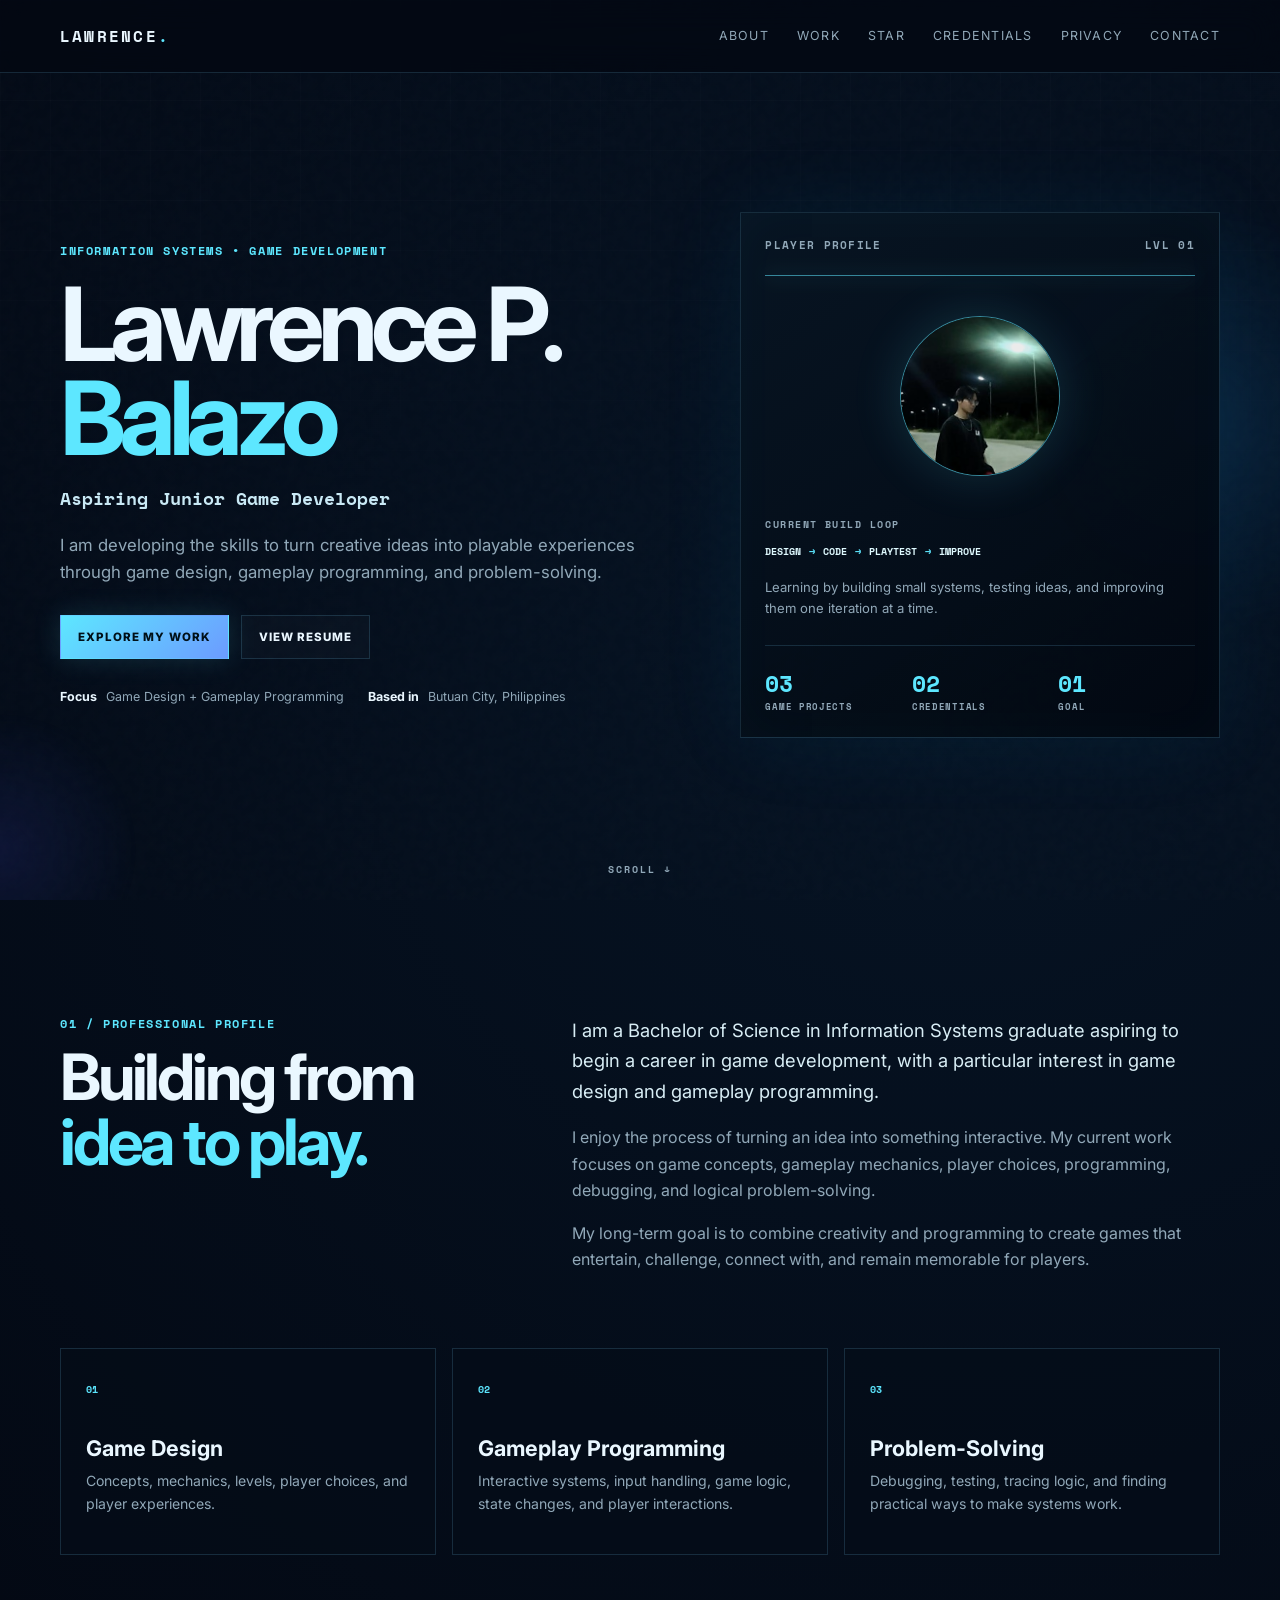
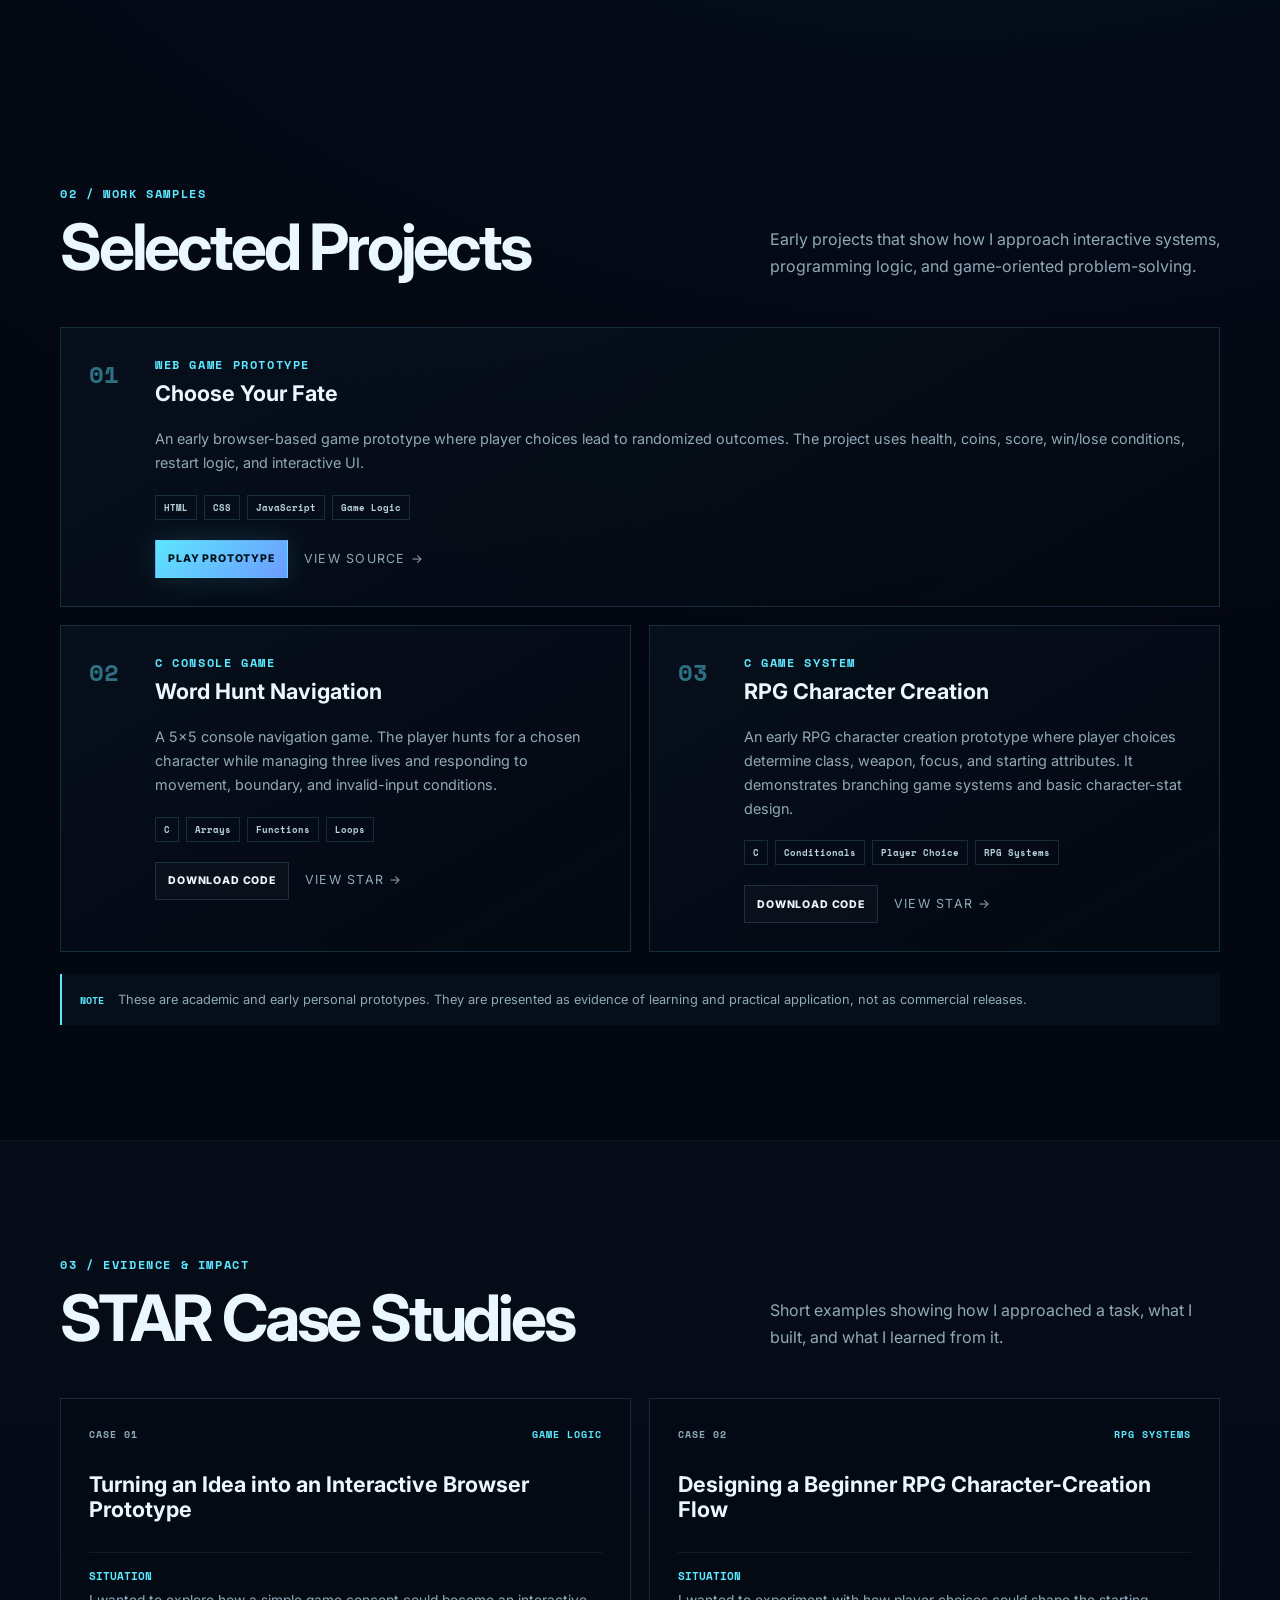
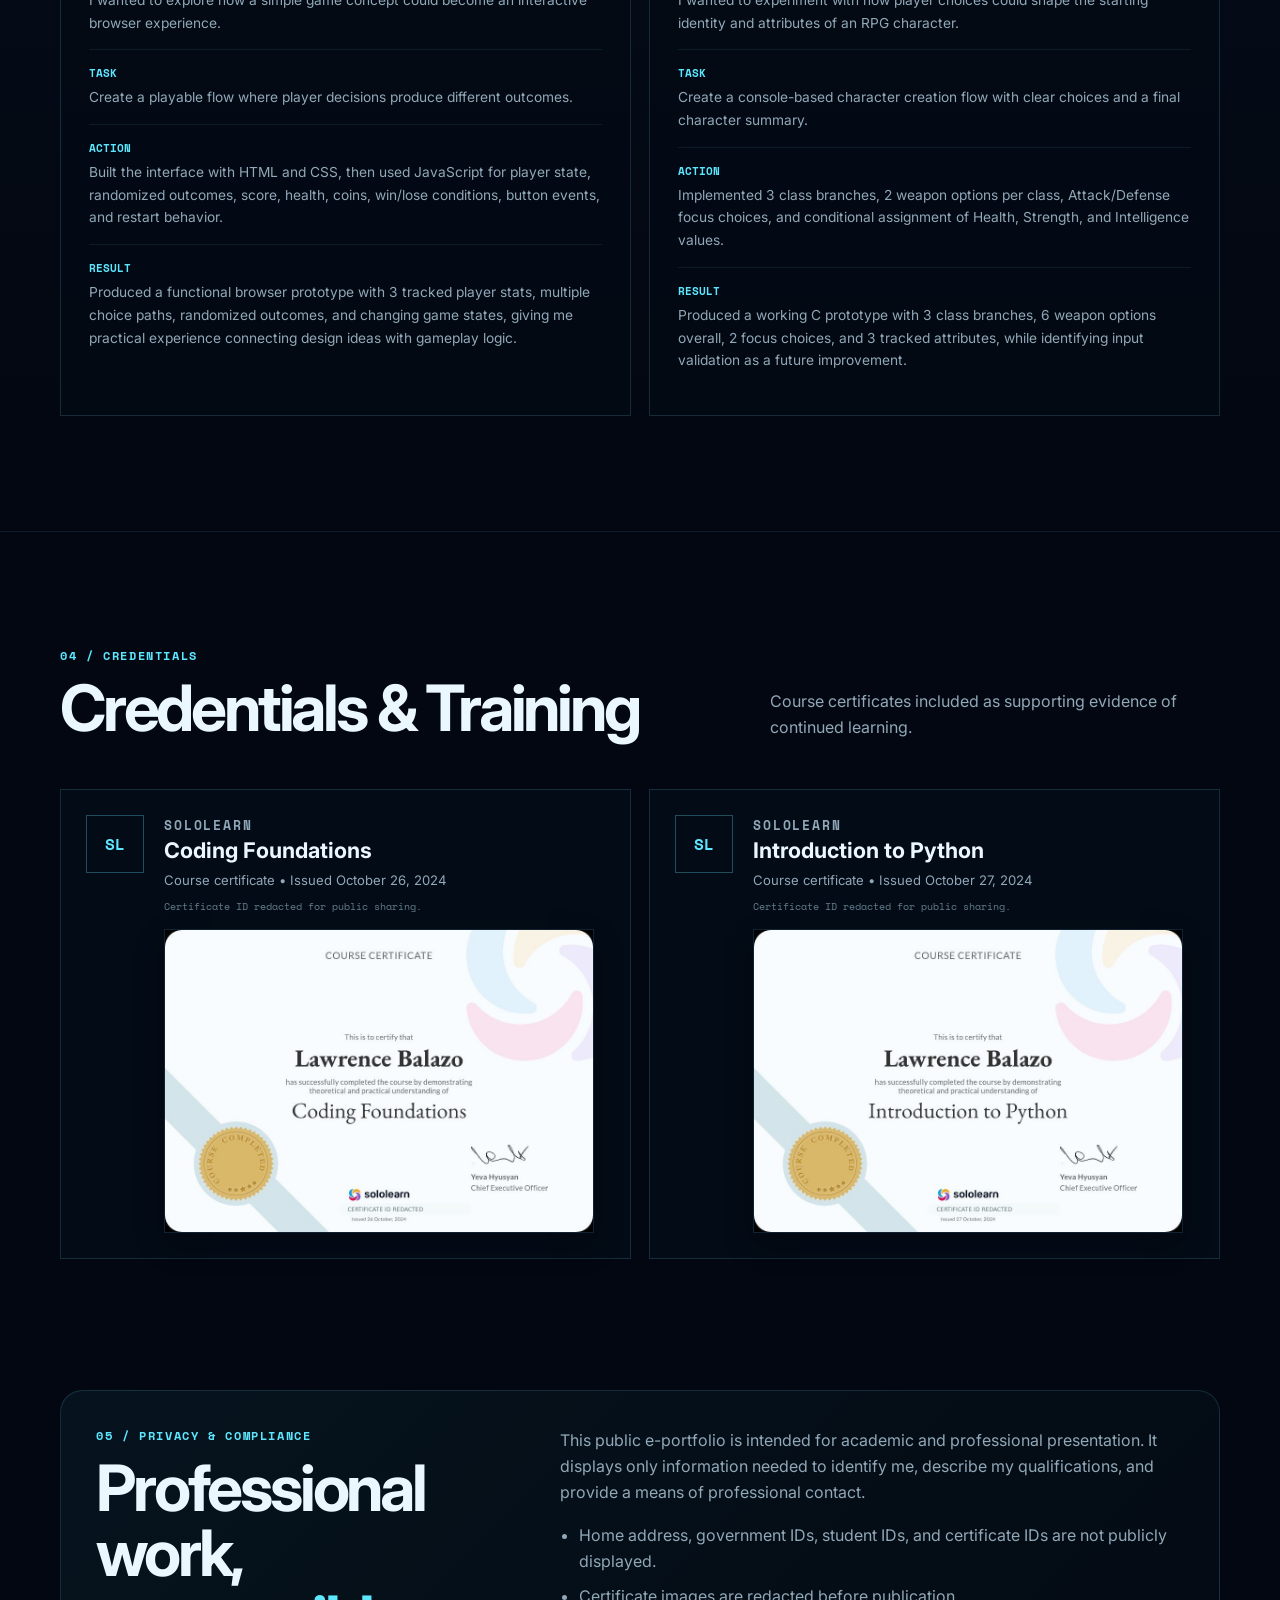
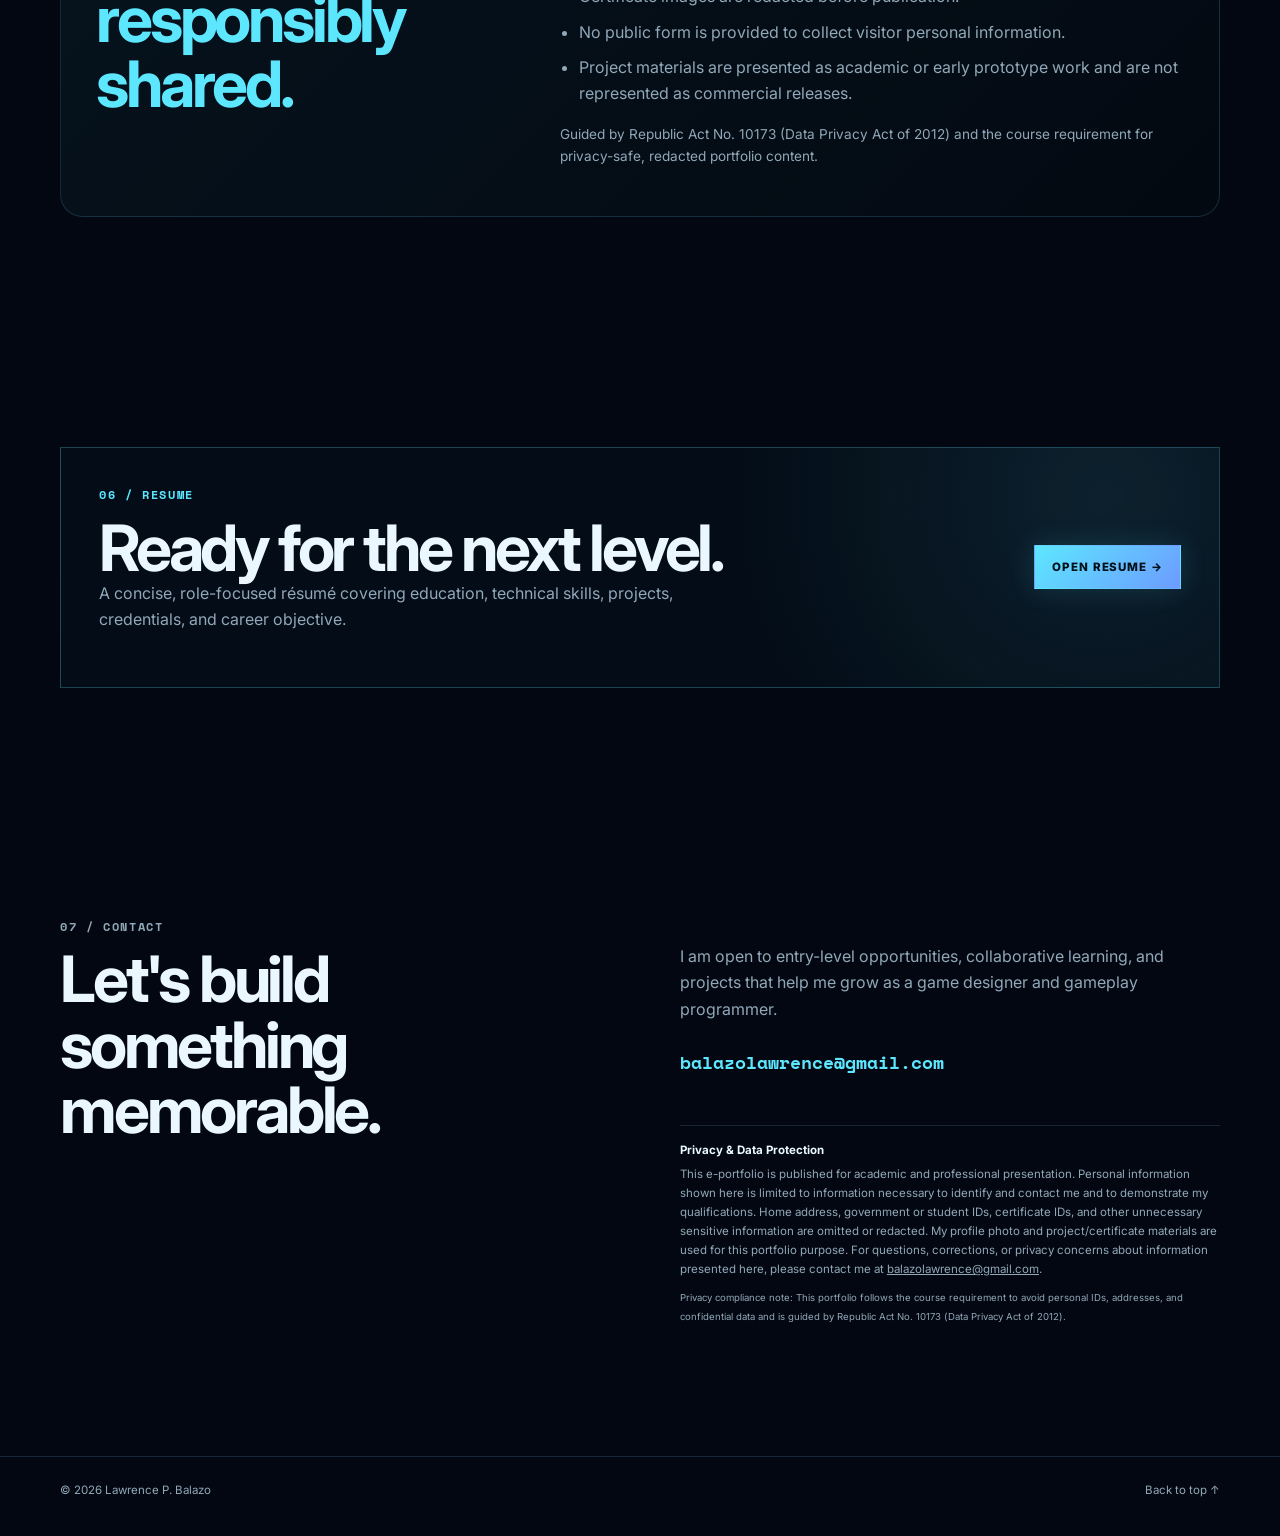
<file: index.html>
<!DOCTYPE html>
<html lang="en">
<head>
  <meta charset="UTF-8">
  <meta name="viewport" content="width=device-width, initial-scale=1.0">
  <meta name="description" content="Lawrence P. Balazo — aspiring Junior Game Developer portfolio focused on game design and gameplay programming.">
  <title>Lawrence P. Balazo | Game Developer Portfolio</title>
  <link rel="stylesheet" href="style.css">
</head>
<body>
  <div class="noise" aria-hidden="true"></div>
  <header class="site-header">
    <nav class="nav container" aria-label="Primary navigation">
      <a class="brand" href="#home" aria-label="Lawrence Balazo home">LAWRENCE<span>.</span></a>
      <button class="menu-toggle" type="button" aria-expanded="false" aria-controls="nav-links">MENU</button>
      <div id="nav-links" class="nav-links">
        <a href="#about">About</a>
        <a href="#projects">Work</a>
        <a href="#case-studies">STAR</a>
        <a href="#credentials">Credentials</a>
        <a href="#privacy">Privacy</a>
        <a href="#contact">Contact</a>
      </div>
    </nav>
  </header>

  <main>
    <section id="home" class="hero">
      <div class="abyss-orb orb-one" aria-hidden="true"></div>
      <div class="abyss-orb orb-two" aria-hidden="true"></div>
      <div class="container hero-grid">
        <div class="hero-copy-wrap reveal">
          <p class="eyebrow">INFORMATION SYSTEMS • GAME DEVELOPMENT</p>
          <h1>Lawrence P.<br><span>Balazo</span></h1>
          <p class="hero-role">Aspiring Junior Game Developer</p>
          <p class="hero-copy">I am developing the skills to turn creative ideas into playable experiences through game design, gameplay programming, and problem-solving.</p>
          <div class="hero-actions">
            <a class="button primary" href="#projects">Explore My Work</a>
            <a class="button secondary" href="resume.html">View Resume</a>
          </div>
          <div class="hero-meta">
            <span><b>Focus</b> Game Design + Gameplay Programming</span>
            <span><b>Based in</b> Butuan City, Philippines</span>
          </div>
        </div>

        <aside class="hero-panel reveal" aria-label="Portfolio focus">
          <div class="panel-top"><span>PLAYER PROFILE</span><span>LVL 01</span></div>
          <div class="scanline" aria-hidden="true"></div>
          <div class="avatar-core photo-avatar"><img src="assets/lawrence-profile.jpg" alt="Lawrence P. Balazo standing outdoors at night" loading="eager"></div>
          <p class="panel-label">CURRENT BUILD LOOP</p>
          <div class="build-loop">
            <span>DESIGN</span><i>→</i><span>CODE</span><i>→</i><span>PLAYTEST</span><i>→</i><span>IMPROVE</span>
          </div>
          <p class="panel-note">Learning by building small systems, testing ideas, and improving them one iteration at a time.</p>
          <div class="stats"><div><strong>03</strong><small>GAME PROJECTS</small></div><div><strong>02</strong><small>CREDENTIALS</small></div><div><strong>01</strong><small>GOAL</small></div></div>
        </aside>
      </div>
      <a class="scroll-cue" href="#about" aria-label="Scroll to profile">SCROLL ↓</a>
    </section>

    <section id="about" class="section">
      <div class="container two-col reveal">
        <div>
          <p class="section-kicker">01 / PROFESSIONAL PROFILE</p>
          <h2>Building from<br><span>idea to play.</span></h2>
        </div>
        <div class="profile-text">
          <p>I am a Bachelor of Science in Information Systems graduate aspiring to begin a career in game development, with a particular interest in game design and gameplay programming.</p>
          <p>I enjoy the process of turning an idea into something interactive. My current work focuses on game concepts, gameplay mechanics, player choices, programming, debugging, and logical problem-solving.</p>
          <p>My long-term goal is to combine creativity and programming to create games that entertain, challenge, connect with, and remain memorable for players.</p>
        </div>
      </div>
      <div class="container skill-grid reveal">
        <article class="skill-card"><span>01</span><h3>Game Design</h3><p>Concepts, mechanics, levels, player choices, and player experiences.</p></article>
        <article class="skill-card"><span>02</span><h3>Gameplay Programming</h3><p>Interactive systems, input handling, game logic, state changes, and player interactions.</p></article>
        <article class="skill-card"><span>03</span><h3>Problem-Solving</h3><p>Debugging, testing, tracing logic, and finding practical ways to make systems work.</p></article>
      </div>
    </section>

    <section id="projects" class="section projects-section">
      <div class="container">
        <div class="section-heading reveal">
          <div><p class="section-kicker">02 / WORK SAMPLES</p><h2>Selected Projects</h2></div>
          <p>Early projects that show how I approach interactive systems, programming logic, and game-oriented problem-solving.</p>
        </div>

        <div class="project-grid">
          <article class="project-card featured reveal">
            <div class="project-number">01</div>
            <div class="project-content">
              <p class="project-type">WEB GAME PROTOTYPE</p>
              <h3>Choose Your Fate</h3>
              <p>An early browser-based game prototype where player choices lead to randomized outcomes. The project uses health, coins, score, win/lose conditions, restart logic, and interactive UI.</p>
              <div class="tag-row"><span>HTML</span><span>CSS</span><span>JavaScript</span><span>Game Logic</span></div>
              <div class="card-actions"><a class="button small primary" href="choose-your-fate.html">Play Prototype</a><a class="text-link" href="choose-your-fate-source.html">View Source →</a></div>
            </div>
          </article>

          <article class="project-card reveal">
            <div class="project-number">02</div>
            <div class="project-content">
              <p class="project-type">C CONSOLE GAME</p>
              <h3>Word Hunt Navigation</h3>
              <p>A 5×5 console navigation game. The player hunts for a chosen character while managing three lives and responding to movement, boundary, and invalid-input conditions.</p>
              <div class="tag-row"><span>C</span><span>Arrays</span><span>Functions</span><span>Loops</span></div>
              <div class="card-actions"><a class="button small secondary" href="word-hunt.c" download>Download Code</a><a class="text-link" href="#case-studies">View STAR →</a></div>
            </div>
          </article>

          <article class="project-card reveal">
            <div class="project-number">03</div>
            <div class="project-content">
              <p class="project-type">C GAME SYSTEM</p>
              <h3>RPG Character Creation</h3>
              <p>An early RPG character creation prototype where player choices determine class, weapon, focus, and starting attributes. It demonstrates branching game systems and basic character-stat design.</p>
              <div class="tag-row"><span>C</span><span>Conditionals</span><span>Player Choice</span><span>RPG Systems</span></div>
              <div class="card-actions"><a class="button small secondary" href="character-creation.c" download>Download Code</a><a class="text-link" href="#case-studies">View STAR →</a></div>
            </div>
          </article>
        </div>

        <div class="project-footnote reveal"><span>NOTE</span> These are academic and early personal prototypes. They are presented as evidence of learning and practical application, not as commercial releases.</div>
      </div>
    </section>

    <section id="case-studies" class="section alt">
      <div class="container">
        <div class="section-heading reveal"><div><p class="section-kicker">03 / EVIDENCE &amp; IMPACT</p><h2>STAR Case Studies</h2></div><p>Short examples showing how I approached a task, what I built, and what I learned from it.</p></div>
        <div class="case-grid">
          <article class="case-card reveal">
            <div class="case-top"><span>CASE 01</span><span>GAME LOGIC</span></div>
            <h3>Turning an Idea into an Interactive Browser Prototype</h3>
            <dl>
              <div><dt>Situation</dt><dd>I wanted to explore how a simple game concept could become an interactive browser experience.</dd></div>
              <div><dt>Task</dt><dd>Create a playable flow where player decisions produce different outcomes.</dd></div>
              <div><dt>Action</dt><dd>Built the interface with HTML and CSS, then used JavaScript for player state, randomized outcomes, score, health, coins, win/lose conditions, button events, and restart behavior.</dd></div>
              <div><dt>Result</dt><dd>Produced a functional browser prototype with 3 tracked player stats, multiple choice paths, randomized outcomes, and changing game states, giving me practical experience connecting design ideas with gameplay logic.</dd></div>
            </dl>
          </article>
          <article class="case-card reveal">
            <div class="case-top"><span>CASE 02</span><span>RPG SYSTEMS</span></div>
            <h3>Designing a Beginner RPG Character-Creation Flow</h3>
            <dl>
              <div><dt>Situation</dt><dd>I wanted to experiment with how player choices could shape the starting identity and attributes of an RPG character.</dd></div>
              <div><dt>Task</dt><dd>Create a console-based character creation flow with clear choices and a final character summary.</dd></div>
              <div><dt>Action</dt><dd>Implemented 3 class branches, 2 weapon options per class, Attack/Defense focus choices, and conditional assignment of Health, Strength, and Intelligence values.</dd></div>
              <div><dt>Result</dt><dd>Produced a working C prototype with 3 class branches, 6 weapon options overall, 2 focus choices, and 3 tracked attributes, while identifying input validation as a future improvement.</dd></div>
            </dl>
          </article>
        </div>
      </div>
    </section>

    <section id="credentials" class="section">
      <div class="container">
        <div class="section-heading reveal"><div><p class="section-kicker">04 / CREDENTIALS</p><h2>Credentials &amp; Training</h2></div><p>Course certificates included as supporting evidence of continued learning.</p></div>
        <div class="credential-grid">
          <article class="credential-card reveal">
            <div class="credential-mark">SL</div>
            <div class="credential-copy">
              <p class="credential-provider">SOLOLEARN</p>
              <h3>Coding Foundations</h3>
              <p>Course certificate • Issued October 26, 2024</p>
              <span class="redacted">Certificate ID redacted for public sharing.</span>
              <img class="credential-proof" src="assets/coding-foundations-redacted.jpg" alt="Redacted Sololearn Coding Foundations course certificate for Lawrence Balazo" loading="lazy">
            </div>
          </article>
          <article class="credential-card reveal">
            <div class="credential-mark">SL</div>
            <div class="credential-copy">
              <p class="credential-provider">SOLOLEARN</p>
              <h3>Introduction to Python</h3>
              <p>Course certificate • Issued October 27, 2024</p>
              <span class="redacted">Certificate ID redacted for public sharing.</span>
              <img class="credential-proof" src="assets/introduction-python-redacted.jpg" alt="Redacted Sololearn Introduction to Python course certificate for Lawrence Balazo" loading="lazy">
            </div>
          </article>
        </div>
      </div>
    </section>

    <section id="privacy" class="section privacy-section">
      <div class="container privacy-panel reveal">
        <div>
          <p class="section-kicker">05 / PRIVACY &amp; COMPLIANCE</p>
          <h2>Professional work,<br><span>responsibly shared.</span></h2>
        </div>
        <div class="privacy-copy">
          <p>This public e-portfolio is intended for academic and professional presentation. It displays only information needed to identify me, describe my qualifications, and provide a means of professional contact.</p>
          <ul>
            <li>Home address, government IDs, student IDs, and certificate IDs are not publicly displayed.</li>
            <li>Certificate images are redacted before publication.</li>
            <li>No public form is provided to collect visitor personal information.</li>
            <li>Project materials are presented as academic or early prototype work and are not represented as commercial releases.</li>
          </ul>
          <p class="privacy-reference">Guided by Republic Act No. 10173 (Data Privacy Act of 2012) and the course requirement for privacy-safe, redacted portfolio content.</p>
        </div>
      </div>
    </section>

    <section id="resume" class="section resume-cta-section">
      <div class="container resume-cta reveal">
        <div><p class="section-kicker">06 / RESUME</p><h2>Ready for the next level.</h2><p>A concise, role-focused résumé covering education, technical skills, projects, credentials, and career objective.</p></div>
        <a class="button primary" href="resume.html">Open Resume →</a>
      </div>
    </section>

    <section id="contact" class="section contact-section">
      <div class="container contact-grid reveal">
        <div><p class="section-kicker">07 / CONTACT</p><h2>Let's build something memorable.</h2></div>
        <div><p>I am open to entry-level opportunities, collaborative learning, and projects that help me grow as a game designer and gameplay programmer.</p><a class="contact-email" href="mailto:balazolawrence@gmail.com">balazolawrence@gmail.com</a><div class="privacy-note"><strong>Privacy &amp; Data Protection</strong><p>This e-portfolio is published for academic and professional presentation. Personal information shown here is limited to information necessary to identify and contact me and to demonstrate my qualifications. Home address, government or student IDs, certificate IDs, and other unnecessary sensitive information are omitted or redacted. My profile photo and project/certificate materials are used for this portfolio purpose. For questions, corrections, or privacy concerns about information presented here, please contact me at <a href="mailto:balazolawrence@gmail.com">balazolawrence@gmail.com</a>.</p><small>Privacy compliance note: This portfolio follows the course requirement to avoid personal IDs, addresses, and confidential data and is guided by Republic Act No. 10173 (Data Privacy Act of 2012).</small></div></div>
      </div>
    </section>
  </main>

  <footer class="footer"><div class="container footer-inner"><p>© 2026 Lawrence P. Balazo</p><a href="#home">Back to top ↑</a></div></footer>
  <script src="script.js"></script>
</body>
</html>
</file>
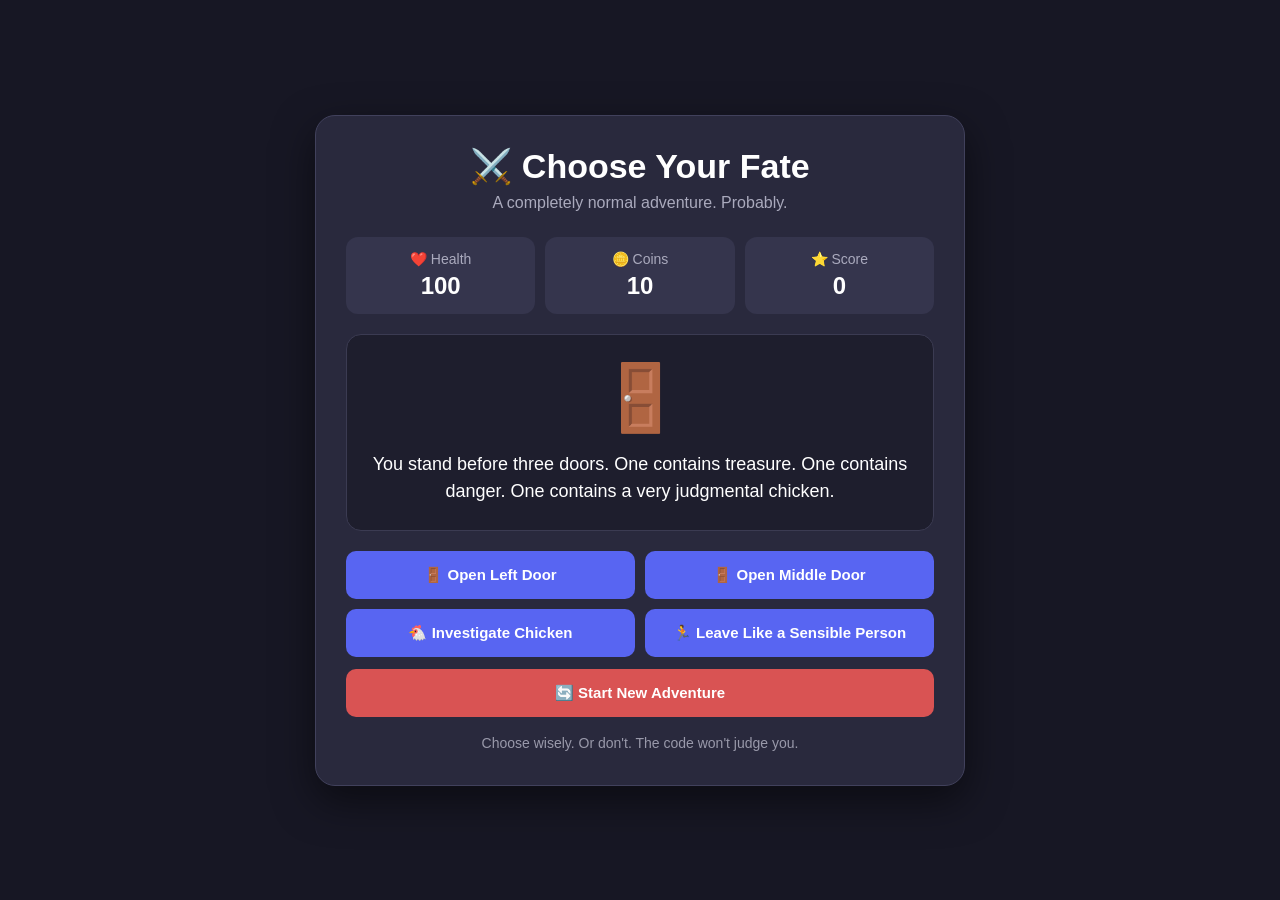
<file: choose-your-fate-source.html>
<!DOCTYPE html>
<html lang="en">

<head>
    <meta charset="UTF-8">
    <meta name="viewport" content="width=device-width, initial-scale=1.0">

    <title>Choose Your Fate</title>

    <style>

        /* =========================
           PAGE
        ========================= */

        * {
            box-sizing: border-box;
        }

        body {
            margin: 0;
            min-height: 100vh;

            font-family: Arial, sans-serif;

            display: flex;
            justify-content: center;
            align-items: center;

            background: #171724;
            color: white;
        }


        /* =========================
           GAME BOX
        ========================= */

        .game {
            width: 90%;
            max-width: 650px;

            padding: 30px;

            background: #29293d;

            border: 1px solid #41415c;

            border-radius: 20px;

            box-shadow: 0 15px 40px rgba(0, 0, 0, 0.5);

            text-align: center;
        }


        /* =========================
           TITLE
        ========================= */

        h1 {
            margin: 0 0 8px;

            font-size: 34px;
        }


        .subtitle {
            margin-top: 0;
            margin-bottom: 25px;

            color: #aaaabd;
        }


        /* =========================
           STATS
        ========================= */

        .stats {
            display: grid;

            grid-template-columns: repeat(3, 1fr);

            gap: 10px;

            margin-bottom: 20px;
        }


        .stat {
            padding: 14px;

            background: #35354d;

            border-radius: 12px;
        }


        .stat-label {
            color: #aaaabd;

            font-size: 14px;
        }


        .stat-value {
            margin-top: 5px;

            font-size: 24px;

            font-weight: bold;
        }


        /* =========================
           SCENE
        ========================= */

        .scene {
            padding: 25px;

            margin-bottom: 20px;

            background: #1e1e2d;

            border-radius: 15px;

            border: 1px solid #3b3b52;
        }


        #emoji {
            font-size: 65px;

            margin-bottom: 15px;
        }


        #message {
            font-size: 18px;

            line-height: 1.5;
        }


        /* =========================
           BUTTONS
        ========================= */

        .choices {
            display: grid;

            grid-template-columns: 1fr 1fr;

            gap: 10px;
        }


        button {
            padding: 15px;

            border: none;

            border-radius: 10px;

            background: #5865f2;

            color: white;

            font-size: 15px;

            font-weight: bold;

            cursor: pointer;

            transition: 0.2s;
        }


        button:hover {
            background: #6975f5;

            transform: translateY(-2px);
        }


        button:active {
            transform: translateY(0);
        }


        button:disabled {
            background: #555566;

            color: #999999;

            cursor: not-allowed;

            transform: none;
        }


        /* =========================
           RESET
        ========================= */

        .reset {
            width: 100%;

            margin-top: 12px;

            background: #d95353;
        }


        .reset:hover {
            background: #e56565;
        }


        /* =========================
           LOG
        ========================= */

        #log {
            margin-top: 18px;

            color: #9999aa;

            font-size: 14px;

            min-height: 20px;
        }


        /* =========================
           MOBILE
        ========================= */

        @media (max-width: 500px) {

            .game {
                width: 95%;

                padding: 20px;
            }

            .choices {
                grid-template-columns: 1fr;
            }

            h1 {
                font-size: 28px;
            }

            .stats {
                gap: 5px;
            }

            .stat {
                padding: 10px 5px;
            }

        }

    </style>

</head>


<body>


    <!-- ==================================
         HTML
    =================================== -->

    <div class="game">


        <h1>
            ⚔️ Choose Your Fate
        </h1>


        <p class="subtitle">
            A completely normal adventure. Probably.
        </p>


        <!-- PLAYER STATS -->

        <div class="stats">


            <div class="stat">

                <div class="stat-label">
                    ❤️ Health
                </div>

                <div
                    class="stat-value"
                    id="health">
                    100
                </div>

            </div>


            <div class="stat">

                <div class="stat-label">
                    🪙 Coins
                </div>

                <div
                    class="stat-value"
                    id="coins">
                    10
                </div>

            </div>


            <div class="stat">

                <div class="stat-label">
                    ⭐ Score
                </div>

                <div
                    class="stat-value"
                    id="score">
                    0
                </div>

            </div>


        </div>


        <!-- GAME SCENE -->

        <div class="scene">

            <div id="emoji">
                🚪
            </div>


            <div id="message">

                You stand before three doors.

                One contains treasure.

                One contains danger.

                One contains a very judgmental chicken.

            </div>

        </div>


        <!-- CHOICES -->

        <div class="choices">


            <button id="leftButton">
                🚪 Open Left Door
            </button>


            <button id="middleButton">
                🚪 Open Middle Door
            </button>


            <button id="chickenButton">
                🐔 Investigate Chicken
            </button>


            <button id="leaveButton">
                🏃 Leave Like a Sensible Person
            </button>


        </div>


        <!-- RESET -->

        <button
            class="reset"
            id="resetButton">

            🔄 Start New Adventure

        </button>


        <div id="log">

            Choose wisely.

            Or don't.

            The code won't judge you.

        </div>


    </div>



    <!-- ==================================
         JAVASCRIPT
    =================================== -->

    <script>


        // =================================
        // GAME VARIABLES
        // =================================

        let health = 100;

        let coins = 10;

        let score = 0;

        let gameOver = false;



        // =================================
        // HTML ELEMENTS
        // =================================

        const healthText =
            document.getElementById("health");

        const coinsText =
            document.getElementById("coins");

        const scoreText =
            document.getElementById("score");

        const emoji =
            document.getElementById("emoji");

        const message =
            document.getElementById("message");

        const log =
            document.getElementById("log");


        const leftButton =
            document.getElementById("leftButton");

        const middleButton =
            document.getElementById("middleButton");

        const chickenButton =
            document.getElementById("chickenButton");

        const leaveButton =
            document.getElementById("leaveButton");

        const resetButton =
            document.getElementById("resetButton");



        // =================================
        // UPDATE STATS
        // =================================

        function updateStats() {

            healthText.textContent = health;

            coinsText.textContent = coins;

            scoreText.textContent = score;

        }



        // =================================
        // RANDOM NUMBER
        // =================================

        function randomNumber() {

            return Math.floor(Math.random() * 3);

        }



        // =================================
        // SHOW MESSAGE
        // =================================

        function showMessage(icon, text) {

            emoji.textContent = icon;

            message.textContent = text;

        }



        // =================================
        // DISABLE BUTTONS
        // =================================

        function disableButtons() {

            leftButton.disabled = true;

            middleButton.disabled = true;

            chickenButton.disabled = true;

            leaveButton.disabled = true;

        }



        // =================================
        // ENABLE BUTTONS
        // =================================

        function enableButtons() {

            leftButton.disabled = false;

            middleButton.disabled = false;

            chickenButton.disabled = false;

            leaveButton.disabled = false;

        }



        // =================================
        // LEFT DOOR
        // =================================

        function openLeftDoor() {


            if (gameOver) {
                return;
            }


            let result = randomNumber();


            if (result === 0) {

                coins += 50;

                score += 20;


                showMessage(
                    "💰",
                    "TREASURE! You found 50 coins. The economy is saved."
                );


                log.textContent =
                    "You got lucky!";

            }


            else if (result === 1) {

                health -= 20;

                score += 5;


                showMessage(
                    "💥",
                    "A trap! You lost 20 health. The door was clearly suspicious."
                );


                log.textContent =
                    "Maybe inspect the door next time.";

            }


            else {

                score += 10;


                showMessage(
                    "🍕",
                    "You found a magical pizza. It doesn't restore health, but it looks delicious."
                );


                log.textContent =
                    "Honestly, still a pretty good find.";

            }


            updateStats();

            checkGame();

        }



        // =================================
        // MIDDLE DOOR
        // =================================

        function openMiddleDoor() {


            if (gameOver) {
                return;
            }


            let result = randomNumber();


            if (result === 0) {

                coins += 100;

                score += 40;


                showMessage(
                    "👑",
                    "You found the legendary treasure! Please remain humble."
                );


                log.textContent =
                    "You are becoming suspiciously rich.";

            }


            else if (result === 1) {

                health -= 35;


                showMessage(
                    "👹",
                    "A tiny goblin attacks you. It is surprisingly athletic."
                );


                log.textContent =
                    "Never underestimate a small goblin.";

            }


            else {

                coins += 5;

                score += 15;


                showMessage(
                    "🧦",
                    "You found five coins and a mysterious sock. A balanced outcome."
                );


                log.textContent =
                    "The dungeon has many unanswered questions.";

            }


            updateStats();

            checkGame();

        }



        // =================================
        // CHICKEN
        // =================================

        function investigateChicken() {


            if (gameOver) {
                return;
            }


            let result = randomNumber();


            if (result === 0) {

                coins += 25;

                score += 25;


                showMessage(
                    "🐔",
                    "The chicken approves of you and gives you 25 coins. Never question it."
                );


                log.textContent =
                    "The chicken seems to like you.";

            }


            else if (result === 1) {

                health -= 10;

                score += 10;


                showMessage(
                    "🐔💢",
                    "You disturbed the chicken. You have made a powerful enemy."
                );


                log.textContent =
                    "You have angered the chicken.";

            }


            else {

                score += 20;


                showMessage(
                    "🐔👑",
                    "The chicken crowns you ruler of the dungeon."
                );


                log.textContent =
                    "Long live the chicken's chosen one.";

            }


            updateStats();

            checkGame();

        }



        // =================================
        // LEAVE
        // =================================

        function leaveDungeon() {


            if (gameOver) {
                return;
            }


            score += 5;

            gameOver = true;


            showMessage(
                "🏃",
                "You leave the dungeon safely. Sometimes survival is the real treasure."
            );


            log.textContent =
                "Adventure complete. Your legend will probably be exaggerated.";


            disableButtons();

            updateStats();

        }



        // =================================
        // CHECK GAME
        // =================================

        function checkGame() {


            if (health <= 0) {

                health = 0;

                gameOver = true;


                showMessage(
                    "💀",
                    "Your health reached zero. The dungeon has won. The chicken sends its regards."
                );


                log.textContent =
                    "GAME OVER! Better luck next time.";


                disableButtons();

            }


            else if (score >= 100) {

                gameOver = true;


                showMessage(
                    "🏆",
                    "You reached 100 points! You are officially too powerful for this dungeon."
                );


                log.textContent =
                    "YOU WIN! The dungeon fears your name.";


                disableButtons();

            }


            updateStats();

        }



        // =================================
        // RESTART
        // =================================

        function restartGame() {


            health = 100;

            coins = 10;

            score = 0;

            gameOver = false;


            showMessage(
                "🚪",
                "You stand before three doors. One contains treasure. One contains danger. One contains a very judgmental chicken."
            );


            log.textContent =
                "Choose wisely. Or don't. The code won't judge you.";


            enableButtons();

            updateStats();

        }



        // =================================
        // BUTTON EVENTS
        // =================================

        leftButton.addEventListener(
            "click",
            openLeftDoor
        );


        middleButton.addEventListener(
            "click",
            openMiddleDoor
        );


        chickenButton.addEventListener(
            "click",
            investigateChicken
        );


        leaveButton.addEventListener(
            "click",
            leaveDungeon
        );


        resetButton.addEventListener(
            "click",
            restartGame
        );



        // =================================
        // START
        // =================================

        updateStats();


    </script>

</body>

</html>
</file>
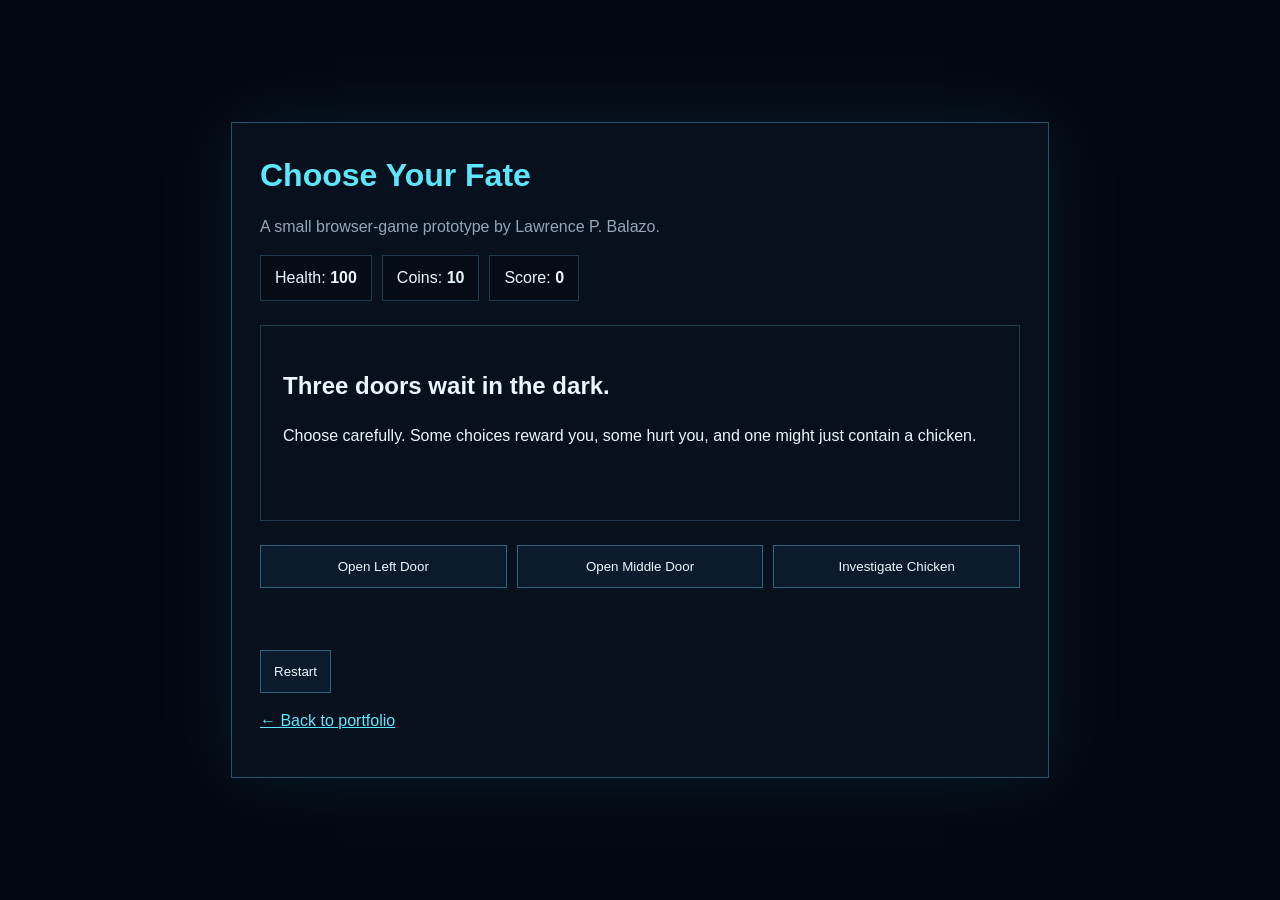
<file: choose-your-fate.html>
<!DOCTYPE html>
<html lang="en"><head><meta charset="UTF-8"><meta name="viewport" content="width=device-width,initial-scale=1.0"><title>Choose Your Fate | Lawrence Balazo</title><style>
body{margin:0;background:#030711;color:#eaf7ff;font:16px/1.5 Arial,sans-serif;min-height:100vh;display:grid;place-items:center}.game{width:min(760px,calc(100% - 30px));padding:28px;border:1px solid #24536a;background:#07101d;box-shadow:0 0 70px #061d2a}h1{margin:0 0 6px;color:#5de7ff}.sub{color:#91a8b8}.stats{display:flex;gap:10px;flex-wrap:wrap}.stat{padding:10px 14px;border:1px solid #193b4c;background:#050c16}.scene{margin:24px 0;padding:22px;border:1px solid #193b4c;min-height:150px}.choices{display:grid;grid-template-columns:repeat(3,1fr);gap:10px}.choices button,.restart{padding:13px;border:1px solid #2d637a;background:#0b1b2b;color:#eaf7ff;cursor:pointer}.choices button:hover,.restart:hover{border-color:#5de7ff;color:#5de7ff}.log{margin-top:18px;color:#91a8b8;min-height:28px}@media(max-width:600px){.choices{grid-template-columns:1fr}.game{padding:20px}}
</style></head><body><main class="game"><h1>Choose Your Fate</h1><p class="sub">A small browser-game prototype by Lawrence P. Balazo.</p><div class="stats"><div class="stat">Health: <b id="health">100</b></div><div class="stat">Coins: <b id="coins">10</b></div><div class="stat">Score: <b id="score">0</b></div></div><section class="scene"><h2 id="title">Three doors wait in the dark.</h2><p id="text">Choose carefully. Some choices reward you, some hurt you, and one might just contain a chicken.</p></section><div class="choices"><button onclick="choose('left')">Open Left Door</button><button onclick="choose('middle')">Open Middle Door</button><button onclick="choose('chicken')">Investigate Chicken</button></div><p class="log" id="log"></p><button class="restart" onclick="restart()">Restart</button><p><a href="index.html" style="color:#5de7ff">← Back to portfolio</a></p></main><script>
let health=100,coins=10,score=0,over=false;const $=id=>document.getElementById(id);function update(){ $('health').textContent=health;$('coins').textContent=coins;$('score').textContent=score}function rnd(){return Math.floor(Math.random()*3)+1}function end(){if(score>=100){over=true;$('title').textContent='You won!';$('text').textContent='You reached 100 score and escaped the abyss.'}else if(health<=0){over=true;$('title').textContent='Game over';$('text').textContent='Your health reached zero.'}}function choose(type){if(over)return;let r=rnd();if(type==='left'){if(r===1){score+=40;$('log').textContent='The door hid a treasure. +40 score.'}else{health-=25;$('log').textContent='A trap! -25 health.'}}else if(type==='middle'){if(r===1){coins+=20;score+=20;$('log').textContent='You found coins. +20 coins, +20 score.'}else{health-=15;score+=10;$('log').textContent='A monster lunged at you. -15 health, +10 score.'}}else{if(r===1){score+=35;$('log').textContent='The chicken was surprisingly heroic. +35 score.'}else{coins+=5;$('log').textContent='The chicken gave you a coin. +5 coins.'}}update();end()}function restart(){health=100;coins=10;score=0;over=false;$('title').textContent='Three doors wait in the dark.';$('text').textContent='Choose carefully. Some choices reward you, some hurt you, and one might just contain a chicken.';$('log').textContent='';update()}update();</script></body></html>
</file>
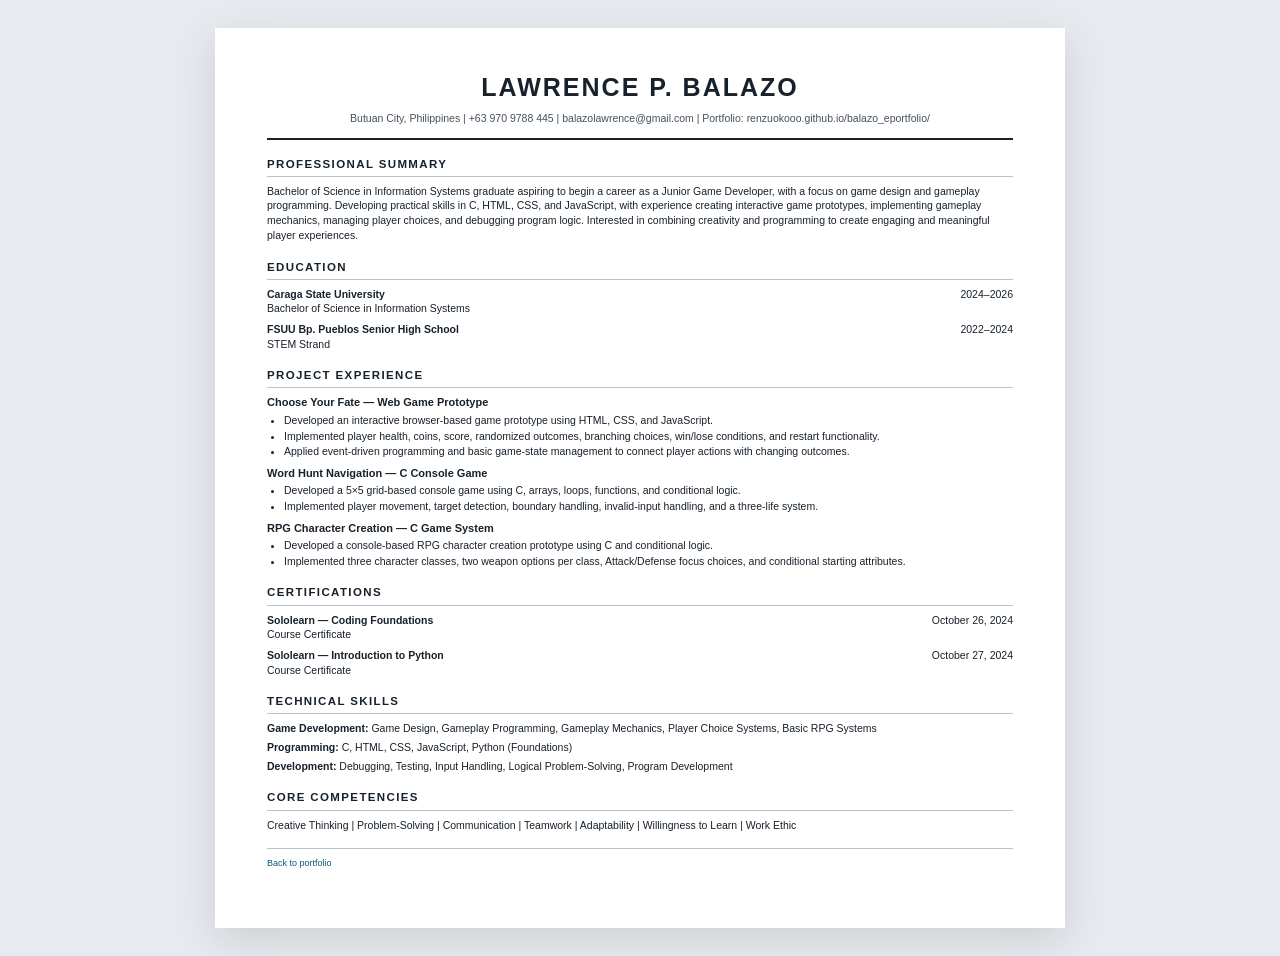
<file: resume.html>
<!DOCTYPE html>
<html lang="en">
<head>
<meta charset="UTF-8">
<meta name="viewport" content="width=device-width, initial-scale=1.0">
<meta name="description" content="Resume of Lawrence P. Balazo, aspiring Junior Game Developer.">
<title>Lawrence P. Balazo | Resume</title>
<link rel="stylesheet" href="resume.css">
</head>
<body>
<main class="resume">
  <header class="resume-header">
    <h1>LAWRENCE P. BALAZO</h1>
    <p class="contact-line">Butuan City, Philippines | +63 970 9788 445 | balazolawrence@gmail.com | Portfolio: renzuokooo.github.io/balazo_eportfolio/</p>
  </header>

  <section>
    <h2>PROFESSIONAL SUMMARY</h2>
    <p>Bachelor of Science in Information Systems graduate aspiring to begin a career as a Junior Game Developer, with a focus on game design and gameplay programming. Developing practical skills in C, HTML, CSS, and JavaScript, with experience creating interactive game prototypes, implementing gameplay mechanics, managing player choices, and debugging program logic. Interested in combining creativity and programming to create engaging and meaningful player experiences.</p>
  </section>

  <section>
    <h2>EDUCATION</h2>
    <div class="entry"><strong>Caraga State University</strong><span>2024–2026</span><br>Bachelor of Science in Information Systems</div>
    <div class="entry"><strong>FSUU Bp. Pueblos Senior High School</strong><span>2022–2024</span><br>STEM Strand</div>
  </section>

  <section>
    <h2>PROJECT EXPERIENCE</h2>
    <div class="item"><h3>Choose Your Fate — Web Game Prototype</h3><ul><li>Developed an interactive browser-based game prototype using HTML, CSS, and JavaScript.</li><li>Implemented player health, coins, score, randomized outcomes, branching choices, win/lose conditions, and restart functionality.</li><li>Applied event-driven programming and basic game-state management to connect player actions with changing outcomes.</li></ul></div>
    <div class="item"><h3>Word Hunt Navigation — C Console Game</h3><ul><li>Developed a 5×5 grid-based console game using C, arrays, loops, functions, and conditional logic.</li><li>Implemented player movement, target detection, boundary handling, invalid-input handling, and a three-life system.</li></ul></div>
    <div class="item"><h3>RPG Character Creation — C Game System</h3><ul><li>Developed a console-based RPG character creation prototype using C and conditional logic.</li><li>Implemented three character classes, two weapon options per class, Attack/Defense focus choices, and conditional starting attributes.</li></ul></div>
  </section>

  <section>
    <h2>CERTIFICATIONS</h2>
    <div class="entry"><strong>Sololearn — Coding Foundations</strong><span>October 26, 2024</span><br>Course Certificate</div>
    <div class="entry"><strong>Sololearn — Introduction to Python</strong><span>October 27, 2024</span><br>Course Certificate</div>
  </section>

  <section>
    <h2>TECHNICAL SKILLS</h2>
    <p><strong>Game Development:</strong> Game Design, Gameplay Programming, Gameplay Mechanics, Player Choice Systems, Basic RPG Systems</p>
    <p><strong>Programming:</strong> C, HTML, CSS, JavaScript, Python (Foundations)</p>
    <p><strong>Development:</strong> Debugging, Testing, Input Handling, Logical Problem-Solving, Program Development</p>
  </section>

  <section>
    <h2>CORE COMPETENCIES</h2>
    <p>Creative Thinking | Problem-Solving | Communication | Teamwork | Adaptability | Willingness to Learn | Work Ethic</p>
  </section>

  <footer><a href="index.html">Back to portfolio</a></footer>
</main>
</body>
</html>
</file>
<file: style.css>
@import url('https://fonts.googleapis.com/css2?family=Inter:wght@400;500;600;700;800&family=Space+Mono:wght@400;700&display=swap');
:root{--bg:#030711;--panel:#07101d;--panel2:#091523;--text:#eaf7ff;--muted:#91a8b8;--line:rgba(117,211,255,.16);--cyan:#5de7ff;--blue:#4f8cff;--glow:rgba(93,231,255,.18);--max:1160px}
*{box-sizing:border-box}html{scroll-behavior:smooth}body{margin:0;background:radial-gradient(circle at 75% 10%,rgba(20,82,130,.17),transparent 28%),var(--bg);color:var(--text);font-family:Inter,Arial,sans-serif;line-height:1.65}body:before{content:"";position:fixed;inset:0;pointer-events:none;background-image:linear-gradient(rgba(255,255,255,.018) 1px,transparent 1px),linear-gradient(90deg,rgba(255,255,255,.014) 1px,transparent 1px);background-size:50px 50px;mask-image:linear-gradient(to bottom,black,transparent 75%);z-index:-2}.noise{position:fixed;inset:0;opacity:.035;pointer-events:none;background-image:url("data:image/svg+xml,%3Csvg viewBox='0 0 120 120' xmlns='http://www.w3.org/2000/svg'%3E%3Cfilter id='n'%3E%3CfeTurbulence type='fractalNoise' baseFrequency='.8' numOctaves='3' stitchTiles='stitch'/%3E%3C/filter%3E%3Crect width='100%25' height='100%25' filter='url(%23n)' opacity='.5'/%3E%3C/svg%3E")}
a{color:inherit}.container{width:min(var(--max),calc(100% - 40px));margin:auto}.site-header{position:fixed;top:0;left:0;right:0;z-index:20;background:rgba(3,7,17,.72);backdrop-filter:blur(16px);border-bottom:1px solid var(--line)}.nav{min-height:72px;display:flex;align-items:center;justify-content:space-between}.brand{font-family:"Space Mono",monospace;text-decoration:none;font-weight:700;letter-spacing:.14em}.brand span{color:var(--cyan)}.nav-links{display:flex;gap:28px}.nav-links a,.text-link{font-size:.78rem;letter-spacing:.1em;text-transform:uppercase;text-decoration:none;color:var(--muted);transition:.2s}.nav-links a:hover,.text-link:hover{color:var(--cyan)}.menu-toggle{display:none;background:none;color:var(--text);border:1px solid var(--line);padding:9px 12px;font:700 .7rem "Space Mono",monospace}.hero{min-height:100vh;position:relative;display:grid;place-items:center;overflow:hidden;padding:120px 0 70px}.hero-grid{display:grid;grid-template-columns:1.12fr .88fr;gap:70px;align-items:center}.eyebrow,.section-kicker,.project-type,.credential-provider{font:700 .72rem "Space Mono",monospace;letter-spacing:.14em;color:var(--cyan)}h1,h2,h3,p{margin-top:0}h1{font-size:clamp(3.2rem,8vw,7.2rem);line-height:.92;letter-spacing:-.07em;margin:18px 0}.hero h1 span,h2 span{color:var(--cyan)}.hero-role{font:700 1.15rem "Space Mono",monospace;color:#c9e9f5;margin-bottom:20px}.hero-copy{max-width:650px;color:var(--muted);font-size:1.05rem}.hero-actions{display:flex;gap:12px;flex-wrap:wrap;margin:28px 0}.button{display:inline-flex;align-items:center;justify-content:center;min-height:44px;padding:11px 17px;border:1px solid var(--line);text-decoration:none;text-transform:uppercase;letter-spacing:.08em;font-size:.72rem;font-weight:800;transition:.2s}.button.primary{background:linear-gradient(135deg,var(--cyan),#6c9bff);color:#001018;border-color:transparent;box-shadow:0 0 28px rgba(93,231,255,.15)}.button.primary:hover{transform:translateY(-2px);box-shadow:0 0 36px rgba(93,231,255,.28)}.button.secondary{background:rgba(255,255,255,.02)}.button.secondary:hover{border-color:var(--cyan);color:var(--cyan)}.button.small{min-height:38px;padding:8px 12px;font-size:.66rem}.hero-meta{display:flex;gap:24px;flex-wrap:wrap;color:var(--muted);font-size:.78rem}.hero-meta b{color:var(--text);margin-right:5px}.hero-panel{position:relative;min-height:450px;border:1px solid var(--line);background:linear-gradient(145deg,rgba(8,21,35,.92),rgba(2,8,17,.96));padding:24px;box-shadow:0 0 80px rgba(25,129,184,.09),inset 0 0 50px rgba(93,231,255,.025);overflow:hidden}.panel-top{display:flex;justify-content:space-between;color:var(--muted);font:700 .68rem "Space Mono",monospace;letter-spacing:.12em}.scanline{height:1px;background:var(--cyan);opacity:.55;margin:22px 0;box-shadow:0 0 18px var(--cyan)}.avatar-core{width:160px;height:160px;margin:40px auto;border:1px solid rgba(93,231,255,.55);border-radius:50%;display:grid;place-items:center;background:radial-gradient(circle,rgba(93,231,255,.2),transparent 65%);box-shadow:0 0 50px rgba(93,231,255,.15),inset 0 0 35px rgba(93,231,255,.12)}.avatar-core span{font:700 2.6rem "Space Mono",monospace;color:var(--cyan)}.panel-label{font:700 .65rem "Space Mono",monospace;letter-spacing:.14em;color:var(--muted)}.build-loop{display:flex;align-items:center;gap:8px;flex-wrap:wrap;font:700 .65rem "Space Mono",monospace;color:#dffaff}.build-loop i{font-style:normal;color:var(--cyan)}.panel-note{color:var(--muted);font-size:.82rem;margin:18px 0}.stats{display:grid;grid-template-columns:repeat(3,1fr);border-top:1px solid var(--line);margin-top:25px;padding-top:20px;gap:10px}.stats div{display:flex;flex-direction:column}.stats strong{font:700 1.45rem "Space Mono",monospace;color:var(--cyan)}.stats small{font:700 .55rem "Space Mono",monospace;color:var(--muted);letter-spacing:.08em}.abyss-orb{position:absolute;border-radius:50%;filter:blur(2px);pointer-events:none}.orb-one{width:480px;height:480px;right:-160px;top:20%;background:radial-gradient(circle,rgba(30,123,194,.16),transparent 65%)}.orb-two{width:300px;height:300px;left:-150px;bottom:-100px;background:radial-gradient(circle,rgba(83,89,255,.12),transparent 65%)}.scroll-cue{position:absolute;bottom:24px;left:50%;transform:translateX(-50%);font:700 .6rem "Space Mono",monospace;letter-spacing:.2em;color:var(--muted);text-decoration:none}.section{padding:115px 0}.section.alt{background:linear-gradient(180deg,rgba(8,17,29,.72),rgba(3,7,17,.8));border-block:1px solid rgba(117,211,255,.07)}h2{font-size:clamp(2.4rem,5vw,4.4rem);line-height:1.02;letter-spacing:-.05em;margin:10px 0 0}h3{font-size:1.35rem;line-height:1.15}.two-col{display:grid;grid-template-columns:.8fr 1.2fr;gap:80px}.profile-text{color:var(--muted);font-size:1rem;max-width:700px}.profile-text p:first-child{font-size:1.15rem;color:#d8edf5}.skill-grid{display:grid;grid-template-columns:repeat(3,1fr);gap:16px;margin-top:60px}.skill-card{padding:25px;border:1px solid var(--line);background:rgba(5,14,25,.62)}.skill-card span{font:700 .65rem "Space Mono",monospace;color:var(--cyan)}.skill-card h3{margin:35px 0 8px}.skill-card p{color:var(--muted);font-size:.88rem}.section-heading{display:flex;justify-content:space-between;gap:50px;align-items:end;margin-bottom:48px}.section-heading>p{max-width:450px;color:var(--muted);margin-bottom:0}.project-grid{display:grid;grid-template-columns:repeat(2,1fr);gap:18px}.project-card{border:1px solid var(--line);background:linear-gradient(150deg,rgba(7,17,30,.9),rgba(3,9,17,.85));padding:28px;display:flex;gap:24px;min-height:300px;transition:.25s}.project-card:hover{transform:translateY(-5px);border-color:rgba(93,231,255,.4);box-shadow:0 20px 50px rgba(0,0,0,.2)}.project-card.featured{grid-column:span 2;min-height:270px}.project-number{font:700 1.5rem "Space Mono",monospace;color:rgba(93,231,255,.45);min-width:42px}.project-content p:not(.project-type){color:var(--muted);font-size:.9rem}.project-type{margin-bottom:8px}.tag-row{display:flex;flex-wrap:wrap;gap:7px;margin:20px 0}.tag-row span{border:1px solid var(--line);padding:5px 8px;color:#b9d3df;font:700 .58rem "Space Mono",monospace}.card-actions{display:flex;gap:16px;align-items:center;flex-wrap:wrap;margin-top:20px}.project-footnote{margin-top:22px;padding:15px 18px;border-left:2px solid var(--cyan);background:rgba(93,231,255,.035);color:var(--muted);font-size:.8rem}.project-footnote span{color:var(--cyan);font:700 .65rem "Space Mono",monospace;margin-right:10px}.case-grid{display:grid;grid-template-columns:repeat(2,1fr);gap:18px}.case-card{border:1px solid var(--line);padding:28px;background:rgba(3,11,20,.7)}.case-top{display:flex;justify-content:space-between;gap:15px;color:var(--muted);font:700 .62rem "Space Mono",monospace;letter-spacing:.1em}.case-top span:last-child{color:var(--cyan)}.case-card h3{margin:30px 0}.case-card dl{margin:0}.case-card dl div{padding:15px 0;border-top:1px solid rgba(117,211,255,.09)}.case-card dt{font:700 .68rem "Space Mono",monospace;color:var(--cyan);text-transform:uppercase}.case-card dd{margin:5px 0 0;color:var(--muted);font-size:.86rem}.credential-grid{display:grid;grid-template-columns:repeat(2,1fr);gap:18px}.credential-card{display:flex;gap:20px;align-items:flex-start;border:1px solid var(--line);padding:25px;background:rgba(5,14,25,.7)}.credential-mark{width:58px;height:58px;display:grid;place-items:center;flex:0 0 58px;border:1px solid rgba(93,231,255,.3);color:var(--cyan);font:700 1rem "Space Mono",monospace}.credential-card h3{margin:3px 0 7px}.credential-card p{margin-bottom:3px;color:var(--muted);font-size:.82rem}.credential-copy{min-width:0;flex:1}.credential-proof{display:block;width:100%;max-width:430px;margin-top:16px;border:1px solid rgba(117,211,255,.12);box-shadow:0 12px 30px rgba(0,0,0,.18);cursor:zoom-in}.redacted{display:block;margin-top:8px;color:#66808f;font:400 .6rem "Space Mono",monospace}.resume-cta{display:flex;justify-content:space-between;gap:40px;align-items:center;padding:38px;border:1px solid rgba(93,231,255,.25);background:radial-gradient(circle at 90% 20%,rgba(93,231,255,.1),transparent 35%),rgba(5,15,27,.7)}.resume-cta p:not(.section-kicker){color:var(--muted);max-width:650px}.contact-section{padding-bottom:130px}.contact-grid{display:grid;grid-template-columns:1fr 1fr;gap:80px}.contact-grid>div:last-child{padding-top:25px}.contact-grid p{color:var(--muted)}.contact-email{display:inline-block;color:var(--cyan);font:700 1.15rem "Space Mono",monospace;text-decoration:none;margin:10px 0 25px}.privacy-note{font-size:.72rem;border-top:1px solid var(--line);padding-top:15px}.footer{border-top:1px solid var(--line);padding:24px 0;color:var(--muted);font-size:.72rem}.footer-inner{display:flex;justify-content:space-between}.footer a{text-decoration:none}.reveal{opacity:1;transform:none}.js .reveal{opacity:0;transform:translateY(18px);transition:opacity .65s ease,transform .65s ease}.js .reveal.visible{opacity:1;transform:none}@media(max-width:850px){.container{width:min(var(--max),calc(100% - 28px))}.nav-links{display:none;position:absolute;left:14px;right:14px;top:64px;background:rgba(3,7,17,.97);border:1px solid var(--line);padding:12px;flex-direction:column;gap:0}.nav-links.open{display:flex}.nav-links a{padding:12px}.menu-toggle{display:block}.hero{padding-top:100px}.hero-grid,.two-col,.contact-grid{grid-template-columns:1fr;gap:45px}.hero-panel{min-height:390px}.skill-grid,.case-grid,.credential-grid{grid-template-columns:1fr}.section-heading{align-items:start;flex-direction:column;gap:15px}.project-card.featured{grid-column:span 1}.project-grid{grid-template-columns:1fr}.resume-cta{flex-direction:column;align-items:flex-start}}@media(max-width:560px){h1{font-size:3.5rem}.hero-meta{display:block}.hero-meta span{display:block;margin-top:7px}.hero-panel{min-height:360px}.avatar-core{width:125px;height:125px;margin:28px auto}.project-card{display:block}.project-number{margin-bottom:20px}.section{padding:85px 0}.footer-inner{gap:20px;flex-direction:column}.scroll-cue{display:none}}

/* Profile photo */
.avatar-core.photo-avatar {
  overflow: hidden;
  padding: 0;
  background: #07121c;
}
.avatar-core.photo-avatar img {
  width: 100%;
  height: 100%;
  display: block;
  object-fit: cover;
  object-position: 54% 62%;
  filter: saturate(.82) contrast(1.04) brightness(.92);
}

/* Privacy / compliance */
.privacy-section { padding-top: 1rem; }
.privacy-panel {
  display: grid;
  grid-template-columns: .8fr 1.2fr;
  gap: 3rem;
  padding: 2.2rem;
  border: 1px solid rgba(113, 205, 255, .16);
  border-radius: 1.4rem;
  background: linear-gradient(135deg, rgba(7, 21, 32, .88), rgba(4, 11, 18, .72));
}
.privacy-copy p, .privacy-copy li { color: var(--muted); }
.privacy-copy ul { padding-left: 1.2rem; margin: 1rem 0; }
.privacy-copy li { margin: .55rem 0; }
.privacy-reference { font-size: .85rem; }
.privacy-note { margin-top: 1.5rem; }
.privacy-note > strong { display: block; margin-bottom: .35rem; }
.privacy-note p { margin: 0 0 .55rem; }
.privacy-note small { color: var(--muted); }
.privacy-note a { color: inherit; }
@media (max-width: 800px) {
  .privacy-panel { grid-template-columns: 1fr; gap: 1.5rem; }
}
</file>
<file: resume.css>
* { box-sizing: border-box; }
body { margin: 0; background: #e7ebef; color: #17212b; font-family: Arial, Helvetica, sans-serif; line-height: 1.4; }
.resume { width: min(850px, calc(100% - 28px)); min-height: 100vh; margin: 28px auto; background: #fff; padding: 42px 52px; box-shadow: 0 12px 40px rgba(0,0,0,.12); }
.resume-header { text-align: center; border-bottom: 2px solid #17212b; padding-bottom: 12px; }
.resume-header h1 { font-size: 25px; letter-spacing: .08em; margin: 0 0 6px; }
.contact-line { font-size: 10.5px; margin: 0; color: #44515c; }
section { margin-top: 16px; }
h2 { font-size: 11.5px; letter-spacing: .12em; border-bottom: 1px solid #b9c2c9; padding-bottom: 4px; margin: 0 0 7px; }
p, li, .entry { font-size: 10.5px; }
section p { margin: 4px 0; }
.entry { margin: 6px 0; }
.entry span { float: right; font-weight: normal; }
.item { margin: 7px 0; }
.item h3 { font-size: 11px; margin: 0 0 2px; }
.item ul { margin: 2px 0 0; padding-left: 17px; }
.item li { margin: 1px 0; }
footer { border-top: 1px solid #b9c2c9; margin-top: 16px; padding-top: 8px; font-size: 9px; }
footer a { color: #0a5c76; text-decoration: none; }
@media (max-width: 600px) {
  .resume { margin: 0 auto; width: 100%; padding: 28px 22px; box-shadow: none; }
  .entry span { float: none; display: block; margin-top: 1px; }
}
@media print {
  @page { size: A4; margin: .55in; }
  body { background: #fff; }
  .resume { width: 100%; min-height: auto; margin: 0; padding: 0; box-shadow: none; }
  footer { display: none; }
}
</file>
